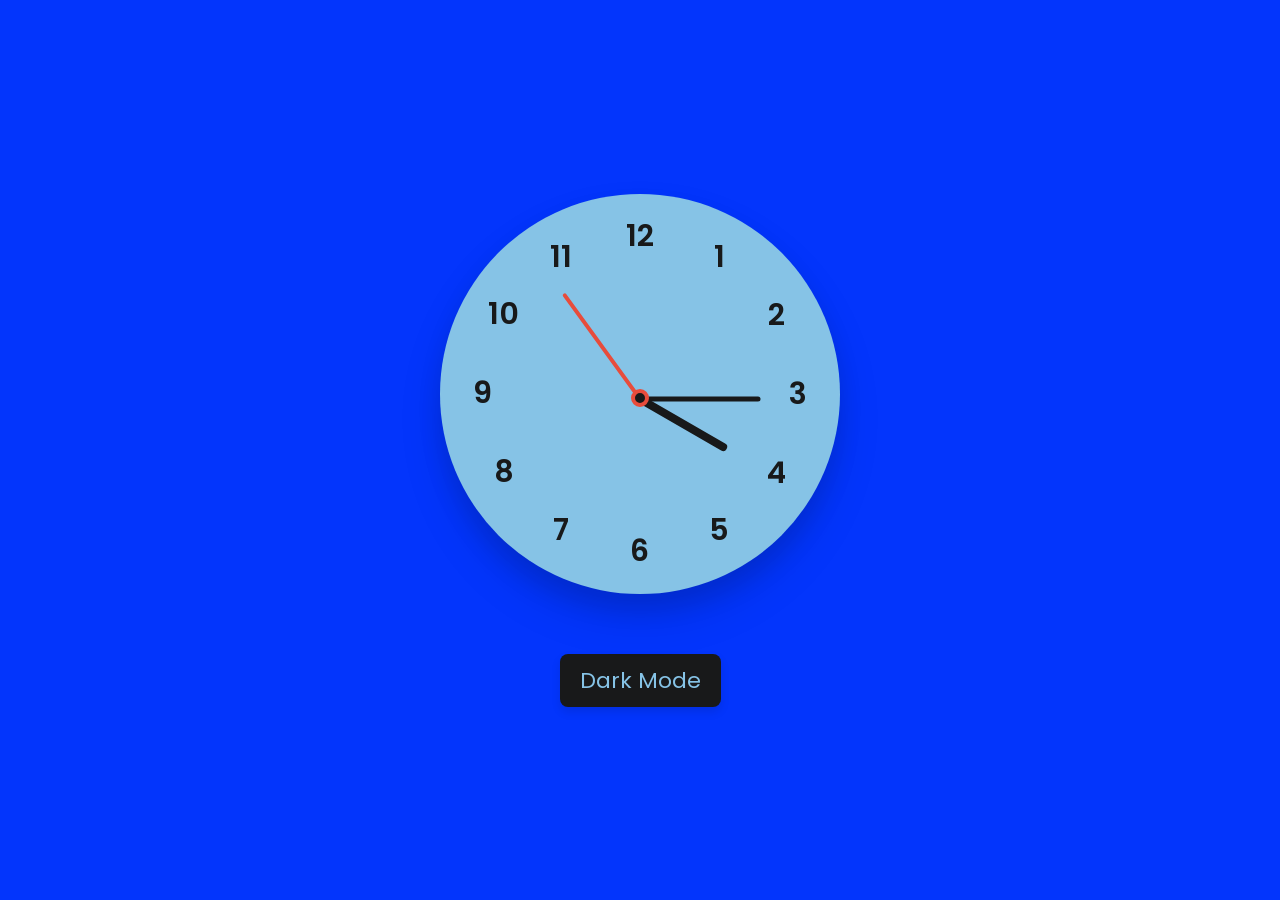
<file: AnalogClock/index.html>
<!DOCTYPE html>
<html lang="en">
<head>
    <meta charset="UTF-8">
    <meta name="viewport" content="width=device-width, initial-scale=1.0">
    <title>Analog Clock</title>
    <link rel="stylesheet" href="style.css">
</head>
<body>
    <div class="container">
        <div class="clock">
            <label style="--i:1"><span>1</span></label>
            <label style="--i:2"><span>2</span></label>
            <label style="--i:3"><span>3</span></label>
            <label style="--i:4"><span>4</span></label>
            <label style="--i:5"><span>5</span></label>
            <label style="--i:6"><span>6</span></label>
            <label style="--i:7"><span>7</span></label>
            <label style="--i:8"><span>8</span></label>
            <label style="--i:9"><span>9</span></label>
            <label style="--i:10"><span>10</span></label>
            <label style="--i:11"><span>11</span></label>
            <label style="--i:12"><span>12</span></label>
            <div class="indicator">
                <span class="hand hour"></span>
                <span class="hand minute"></span>
                <span class="hand second"></span>
            </div>
        </div>
        
      <div class="mode-switch">Dark Mode</div>
    </div>
    <script src="script.js"></script>
</body>
</html>
</file>
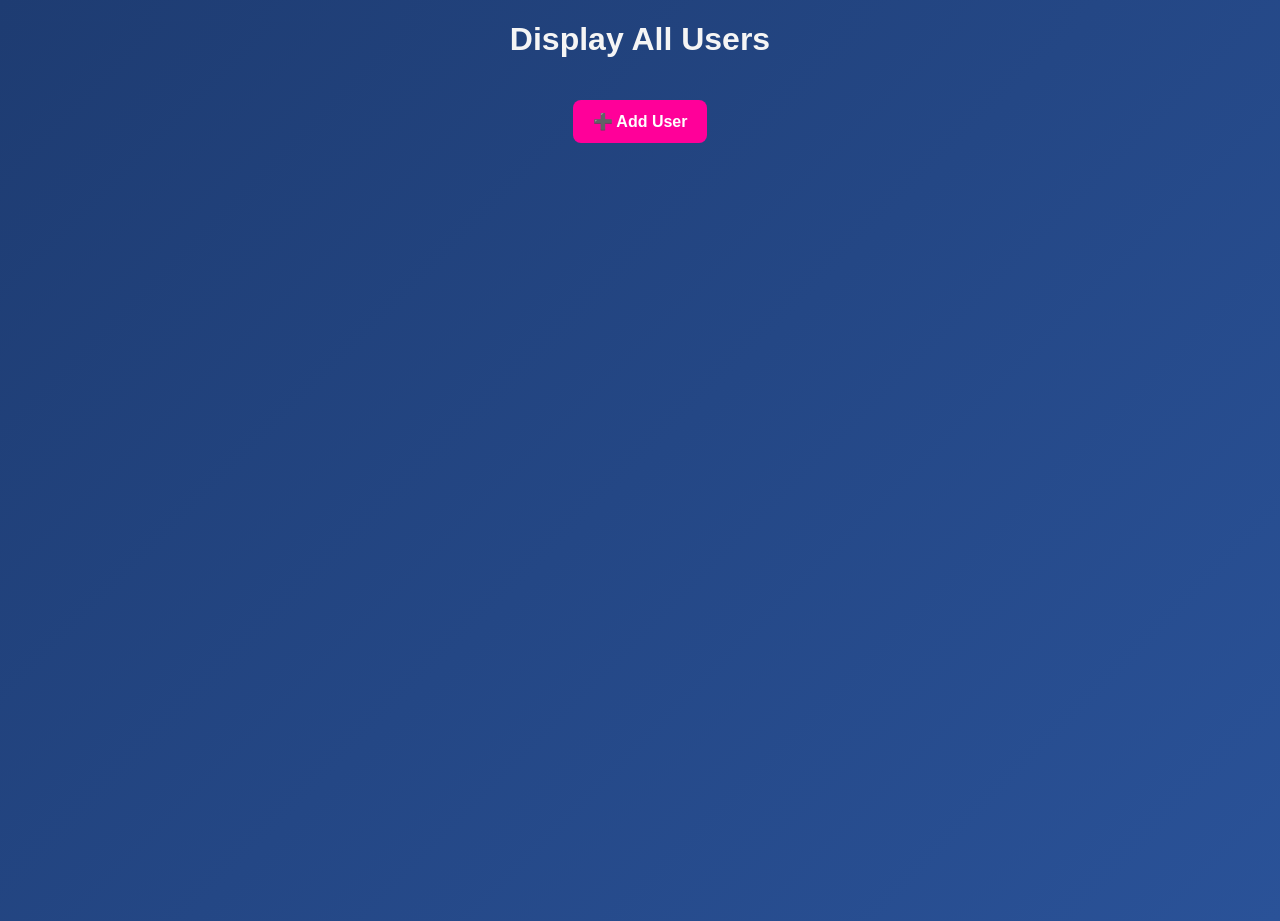
<file: APIs/index.html>
<!DOCTYPE html>
<html lang="en">
<head>
  <meta charset="UTF-8">
  <meta name="viewport" content="width=device-width, initial-scale=1.0">
  <link rel="stylesheet" href="style.css">
  <title>Users CRUD</title>
</head>
<body>
  <h1>Display All Users</h1>
  <button onclick="openPostForm()" id="addUserBtn">➕ Add User</button>
  <div id="apidata"></div>

  <!-- Update Form Modal -->
  <div id="updateForm" class="modal">
    <div class="modal-content">
      <span class="close" onclick="closeForm()">&times;</span>
      <h2 id="formTitle">Update User</h2>
      <input type="hidden" id="updateId">
      <label>Name:</label>
      <input type="text" id="updateName"><br>
      <label>Email:</label>
      <input type="email" id="updateEmail"><br>
      <label>Gender:</label>
      <select id="updateGender">
        <option value="male">Male</option>
        <option value="female">Female</option>
      </select><br>
      <label>Status:</label>
      <select id="updateStatus">
        <option value="active">Active</option>
        <option value="inactive">Inactive</option>
      </select><br>
      <p id="updateError" class="error"></p>
      <button onclick="submitUpdate()">Save</button>
    </div>
  </div>

  <!-- Post Form Modal -->
  <div id="postForm" class="modal">
    <div class="modal-content">
      <span class="close" onclick="closePostForm()">&times;</span>
      <h2>Add New User</h2>
      <label>Name:</label>
      <input type="text" id="postName"><br>
      <label>Email:</label>
      <input type="email" id="postEmail"><br>
      <label>Gender:</label>
      <select id="postGender">
        <option value="male">Male</option>
        <option value="female">Female</option>
      </select><br>
      <label>Status:</label>
      <select id="postStatus">
        <option value="active">Active</option>
        <option value="inactive">Inactive</option>
      </select><br>
      <p id="postError" class="error"></p>
      <button onclick="submitPost()">Create</button>
    </div>
  </div>

  <script src="script.js"></script>
</body>
</html>
</file>
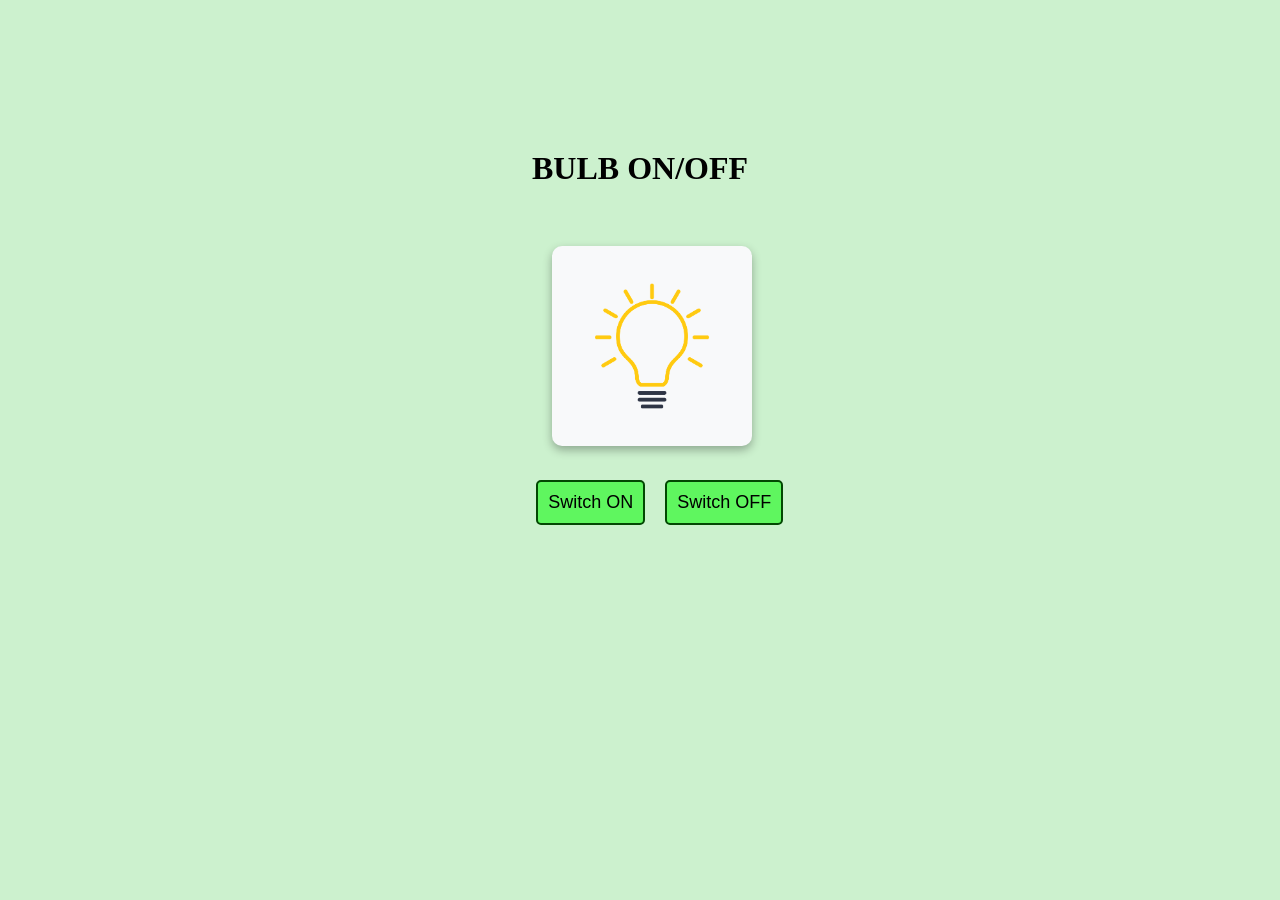
<file: BulbJs/index.html>
<!DOCTYPE html>
<html lang="en">
<head>
  <meta charset="UTF-8">
  <title>Document</title>
  <link rel="stylesheet" href="style.css">
</head>
<body>

<div class="container">
    <h1>BULB ON/OFF</h1>
  <img id="bulbImage" src="vecteezy_light-bulb-png-transparent_9408676.png" alt="Bulb">


  <div class="btn">
    <button onclick="turnOn()">Switch  ON</button>
  <button onclick="turnOff()">Switch OFF</button>
  </div>
</div>

  <script src="script.js"></script>

</body>
</html>
</file>
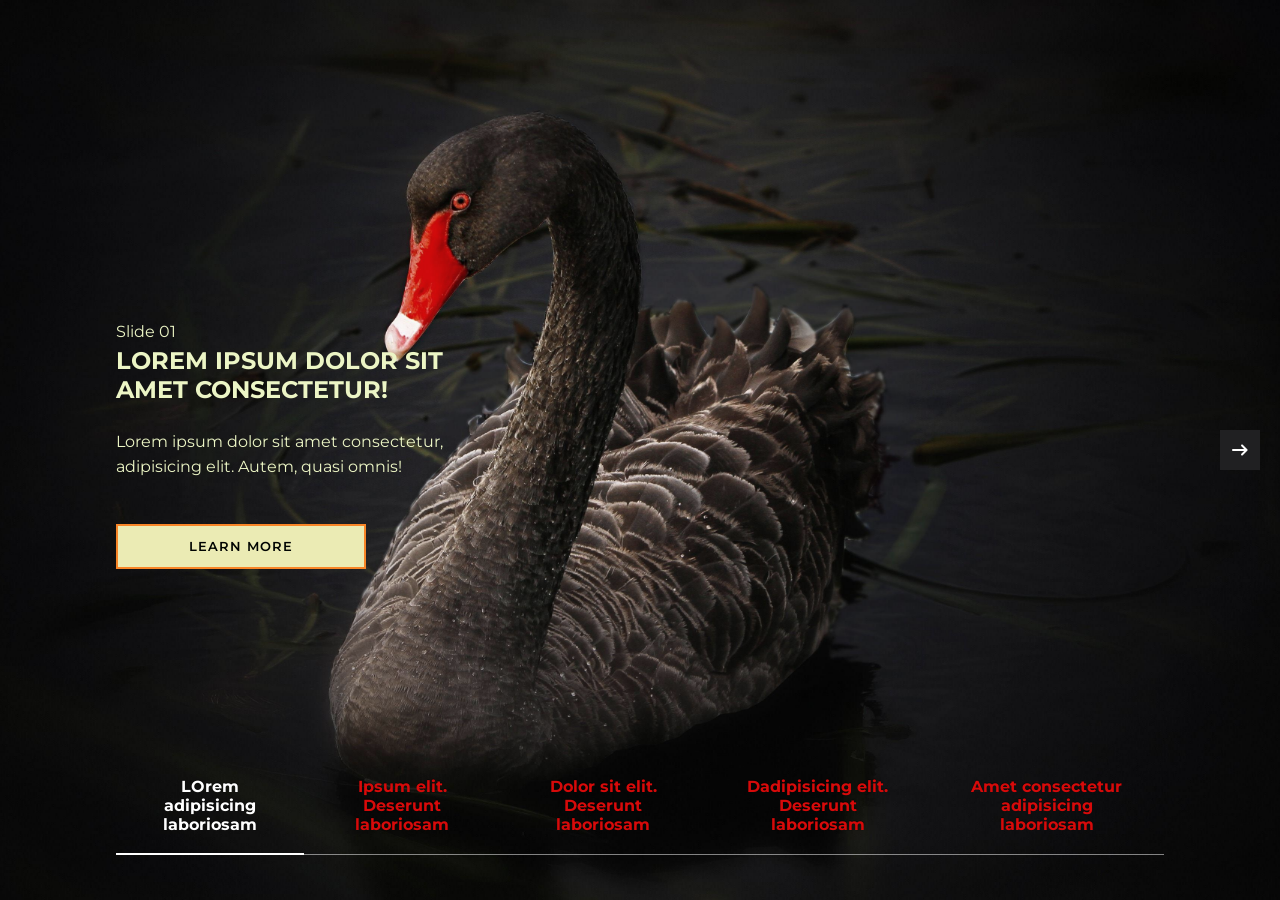
<file: CarouselImage/index.html>
<!DOCTYPE html>
<html lang="en">
<head>
    <meta charset="UTF-8">
    <meta name="viewport" content="width=device-width, initial-scale=1.0">
    <title>Carousel</title>
    <link rel="stylesheet" href="style.css">
    <!-- Linking Google Fonts for Icons -->
    <link rel="stylesheet" href="https://fonts.googleapis.com/css2?family=Material+Symbols+Rounded:opsz,wght,FILL,GRAD@24,200,0,0" />
    <!-- Linking Swiper CSS -->
    <link rel="stylesheet" href="https://cdn.jsdelivr.net/npm/swiper@11/swiper-bundle.min.css">
</head>
<body>
    <div class="slider-container">
        <div class="slider-wrapper swiper-wrapper">
            <div class="slider-item swiper-slide">
                <div class="slide-content">
                    <h3 class="slide-subtitle">Slide 01</h3>
                    <h2 class="slide-title">Lorem ipsum dolor sit amet consectetur!</h2>
                    <p class="slide-description">Lorem ipsum dolor sit amet consectetur, adipisicing elit. Autem, quasi omnis!</p>
                    <a href="#" class="slide-button"><span>Learn More</span></a>
                </div>
            </div>
            <div class="slider-item swiper-slide">
                <div class="slide-content">
                    <h3 class="slide-subtitle">Slide 02</h3>
                    <h2 class="slide-title">Lorem ipsum dolor sit amet consectetur!</h2>
                    <p class="slide-description">Lorem ipsum dolor sit amet consectetur, adipisicing elit. Autem, quasi omnis!</p>
                    <a href="#" class="slide-button"><span>Learn More</span></a>
                </div>
            </div>
            <div class="slider-item swiper-slide">
                <div class="slide-content">
                    <h3 class="slide-subtitle">Slide 03</h3>
                    <h2 class="slide-title">Lorem ipsum dolor sit amet consectetur!</h2>
                    <p class="slide-description">Lorem ipsum dolor sit amet consectetur, adipisicing elit. Autem, quasi omnis!</p>
                    <a href="#" class="slide-button"><span>Learn More</span></a>
                </div>
            </div>
            <div class="slider-item swiper-slide">
                <div class="slide-content">
                    <h3 class="slide-subtitle">Slide 04</h3>
                    <h2 class="slide-title">Lorem ipsum dolor sit amet consectetur!</h2>
                    <p class="slide-description">Lorem ipsum dolor sit amet consectetur, adipisicing elit. Autem, quasi omnis!</p>
                    <a href="#" class="slide-button"><span>Learn More</span></a>
                </div>
            </div>
            <div class="slider-item swiper-slide">
                <div class="slide-content">
                    <h3 class="slide-subtitle">Slide 05</h3>
                    <h2 class="slide-title">Lorem ipsum dolor sit amet consectetur!</h2>
                    <p class="slide-description">Lorem ipsum dolor sit amet consectetur, adipisicing elit. Autem, quasi omnis!</p>
                    <a href="#" class="slide-button"><span>Learn More</span></a>
                </div>
            </div>
        </div>
        <div class="slider-controls">
            <ul class="slider-pagination">
                <div class="slider-indicator"></div>
                <li class="slider-tab">LOrem adipisicing laboriosam</li>
                <li class="slider-tab">Ipsum  elit. Deserunt laboriosam</li>
                <li class="slider-tab">Dolor sit  elit. Deserunt laboriosam</li>
                <li class="slider-tab">Dadipisicing elit. Deserunt laboriosam</li>
                <li class="slider-tab">Amet consectetur adipisicing  laboriosam</li>

            </ul>
        </div>
        <!-- Slider Navigations (Prev/Next) -->
        <div class="slider-navigations">
            <button id="slide-prev" class="material-symbols-rounded">arrow_left_alt</button>
            <button id="slide-next" class="material-symbols-rounded">arrow_right_alt</button>
        </div>
    </div>
    <!-- Linking Swiper Script -->
    <script src="https://cdn.jsdelivr.net/npm/swiper@11/swiper-bundle.min.js"></script>
    <script src="script.js"></script>
</body>
</html>
</file>
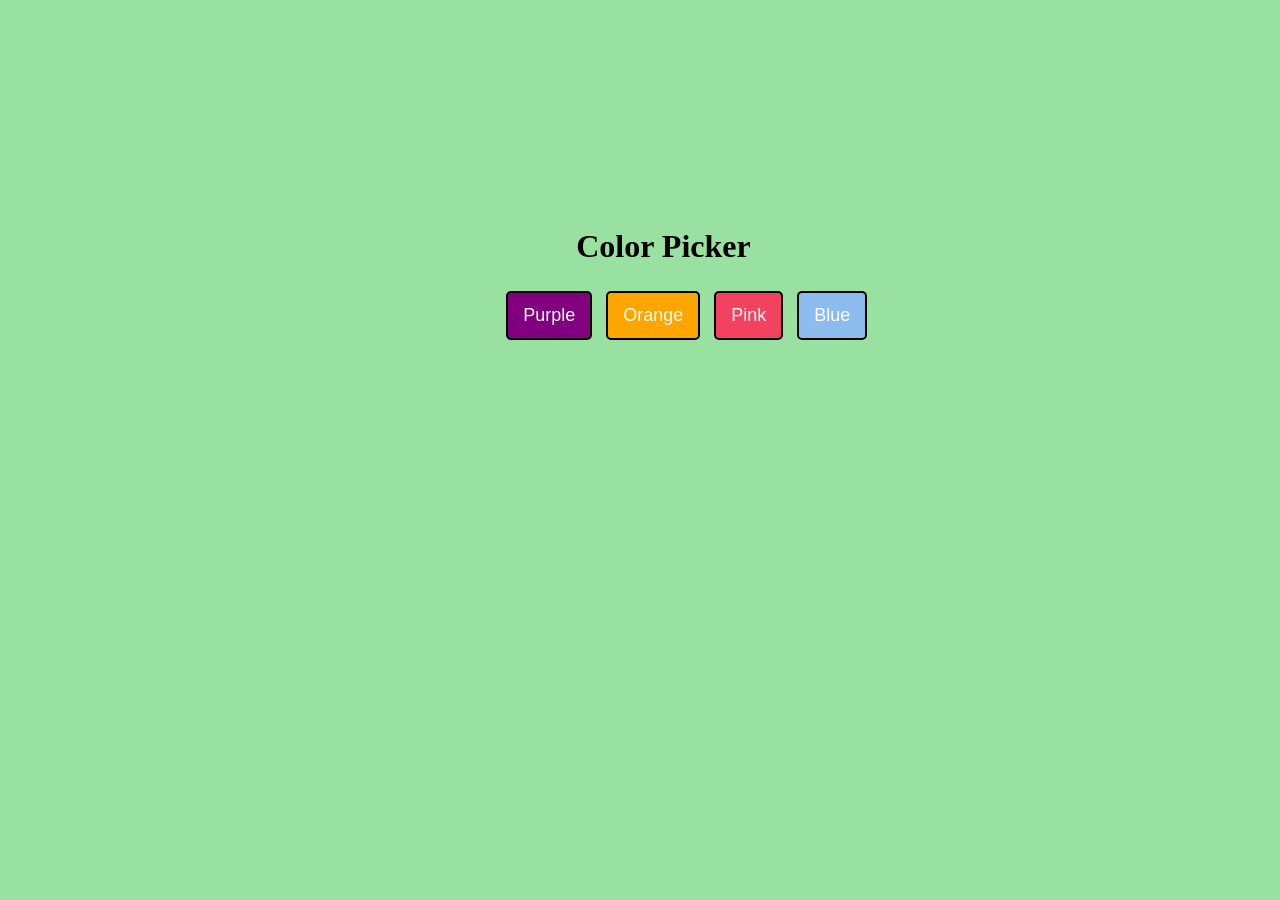
<file: ColorPicker/index.html>
<!DOCTYPE html>
<html lang="en">
<head>
    <meta charset="UTF-8">
    <meta name="viewport" content="width=device-width, initial-scale=1.0">
    <title>Document</title>
    <link rel="stylesheet" href="style.css">
</head>
<body>
    <div>
        <h1>Color Picker</h1>
        <button id="purple_btn" onclick="purpleChange()">Purple</button>
        <button id="orange_btn" onclick="orangeChange()">Orange</button>
        <button id="pink_btn" onclick="pinkChange()">Pink</button>
        <button id="blue_btn" onclick="blueChange()">Blue</button>
    </div>
    <script src="script.js"></script>
</body>
</html>
</file>
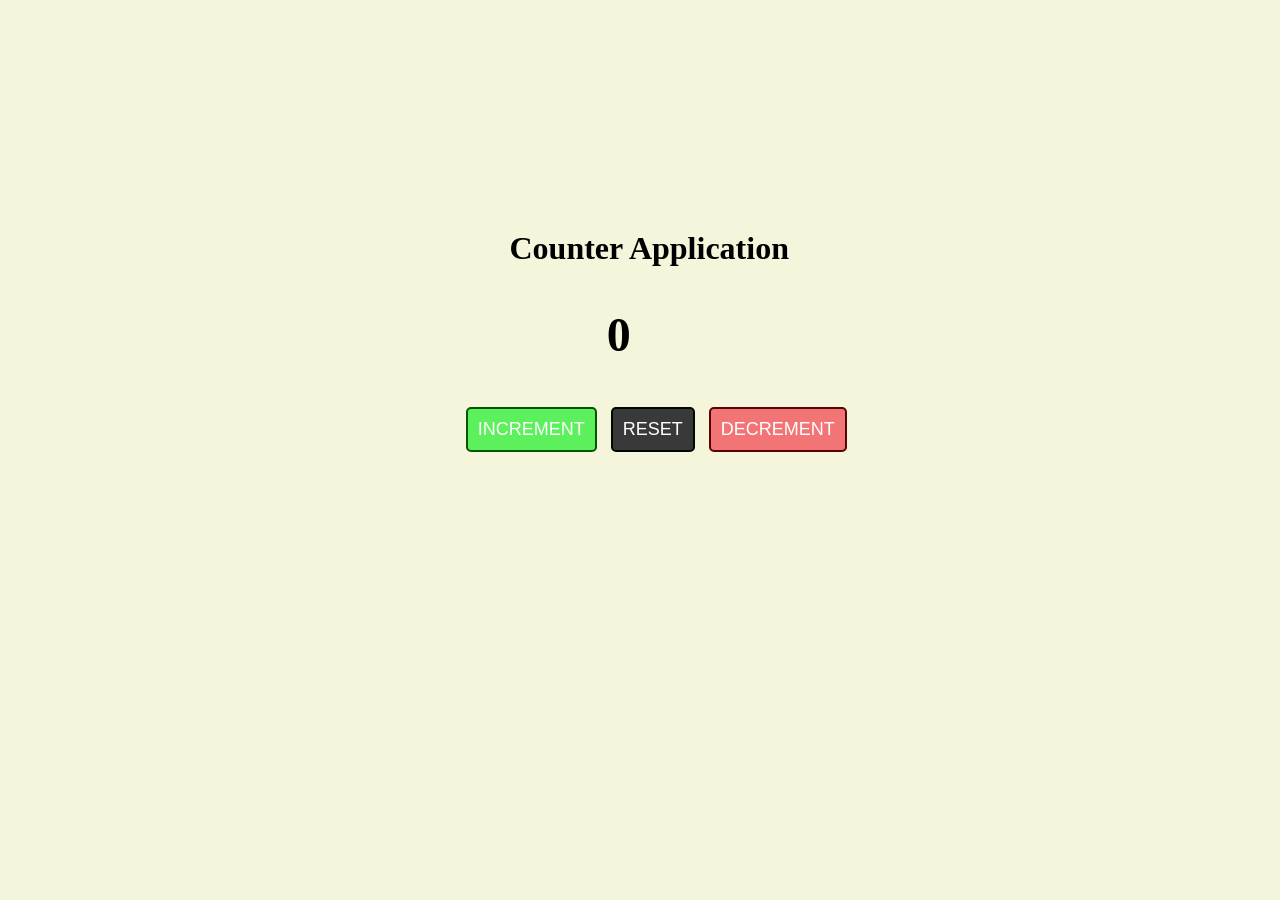
<file: CounterApplication/index.html>
<!DOCTYPE html>
<html lang="en">
<head>
    <meta charset="UTF-8">
    <meta name="viewport" content="width=device-width, initial-scale=1.0">
    <title>Document</title>
    <link rel="stylesheet" href="style.css">
</head>
<body>
    <h1 id="heading">Counter Application</h1>
    <h2 id="counter">0</h2>
    <button class="btn" id="i_btn" onclick="increment()">INCREMENT</button>
    <button class="btn" id="r_btn" onclick="reset()">RESET</button>
    <button class="btn" id="d_btn" onclick="decrement()">DECREMENT</button>
    <script src="script.js"></script>
</body>
</html>
</file>
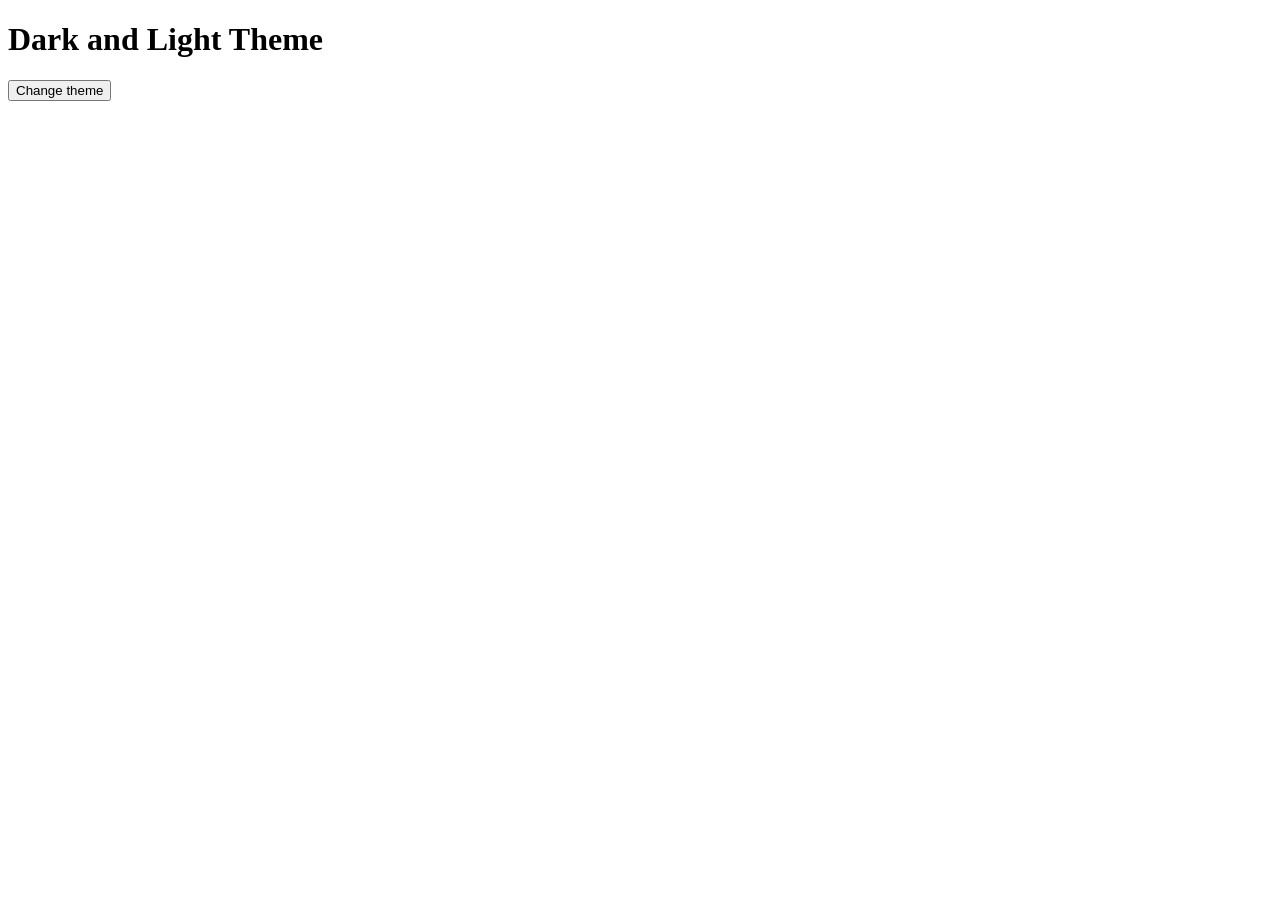
<file: DarkTheme/index.html>
<!DOCTYPE html>
<html lang="en">
<head>
    <meta charset="UTF-8">
    <meta name="viewport" content="width=device-width, initial-scale=1.0">
    <link rel="stylesheet" href="style.css">
    <title>Document</title>
</head>
<body>
    <h1>Dark and Light Theme</h1>
    <button onclick="changeTheme()">Change theme</button>
    <script src="script.js"></script>
</body>
</html>
</file>
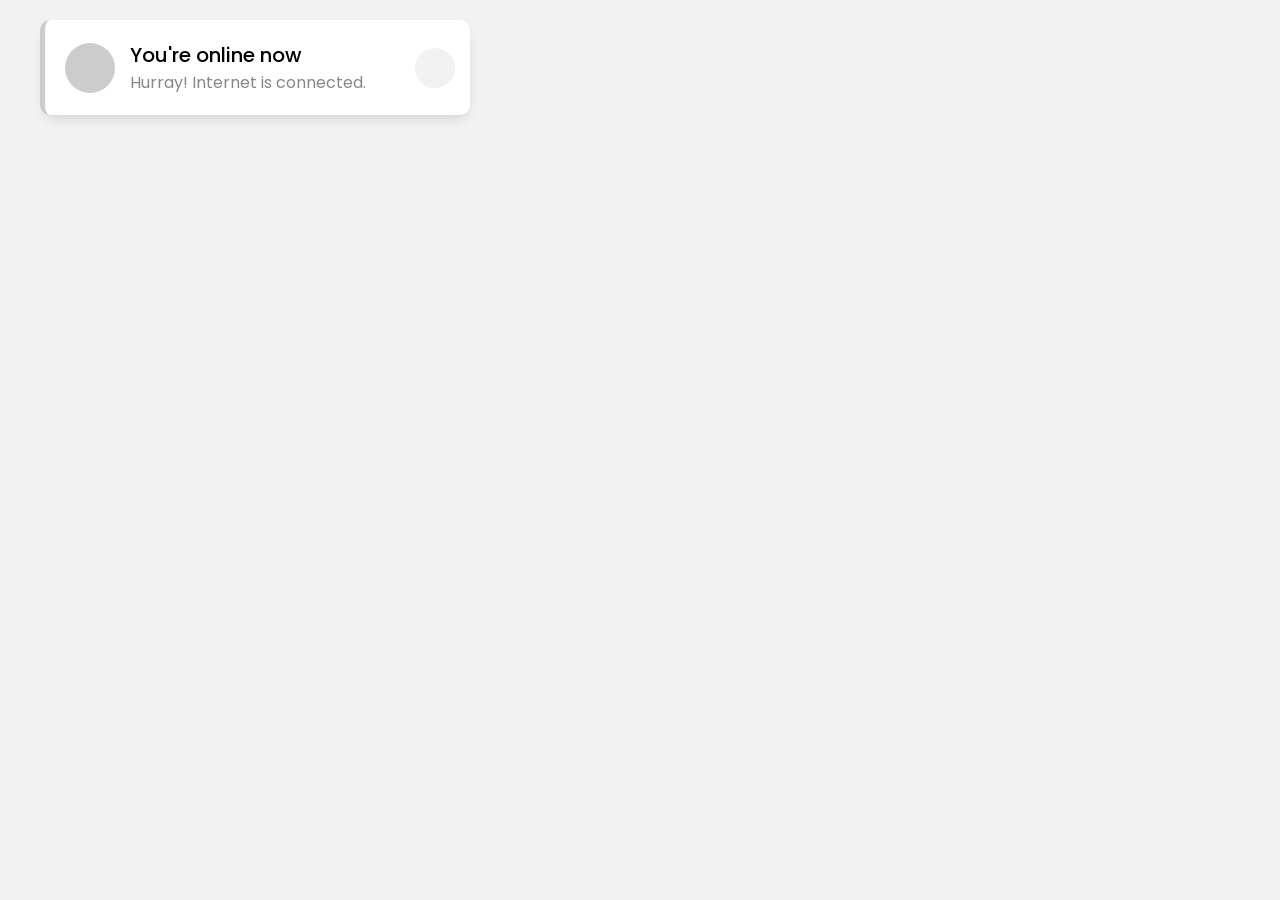
<file: DetectInternet/index.html>
<!DOCTYPE html>
<html lang="en">
<head>
    <meta charset="UTF-8">
    <meta name="viewport" content="width=device-width, initial-scale=1.0">
    <title>Document</title>
    <link rel="stylesheet" href="style.css">
    <link rel="stylesheet" href="https://unicons.iconscout.com/release/v3.0.6/css/line.css">
</head>
<body>
    <div class="wrapper">
    <div class="toast">
      <div class="content">
        <div class="icon"><i class="uil uil-wifi"></i></div>
        <div class="details">
          <span>You're online now</span>
          <p>Hurray! Internet is connected.</p>
        </div>
        </div>
      <div class="close-icon"><i class="uil uil-times"></i></div>
    </div>
    </div>
    <script src="script.js"></script>
</body>
</html>
</file>
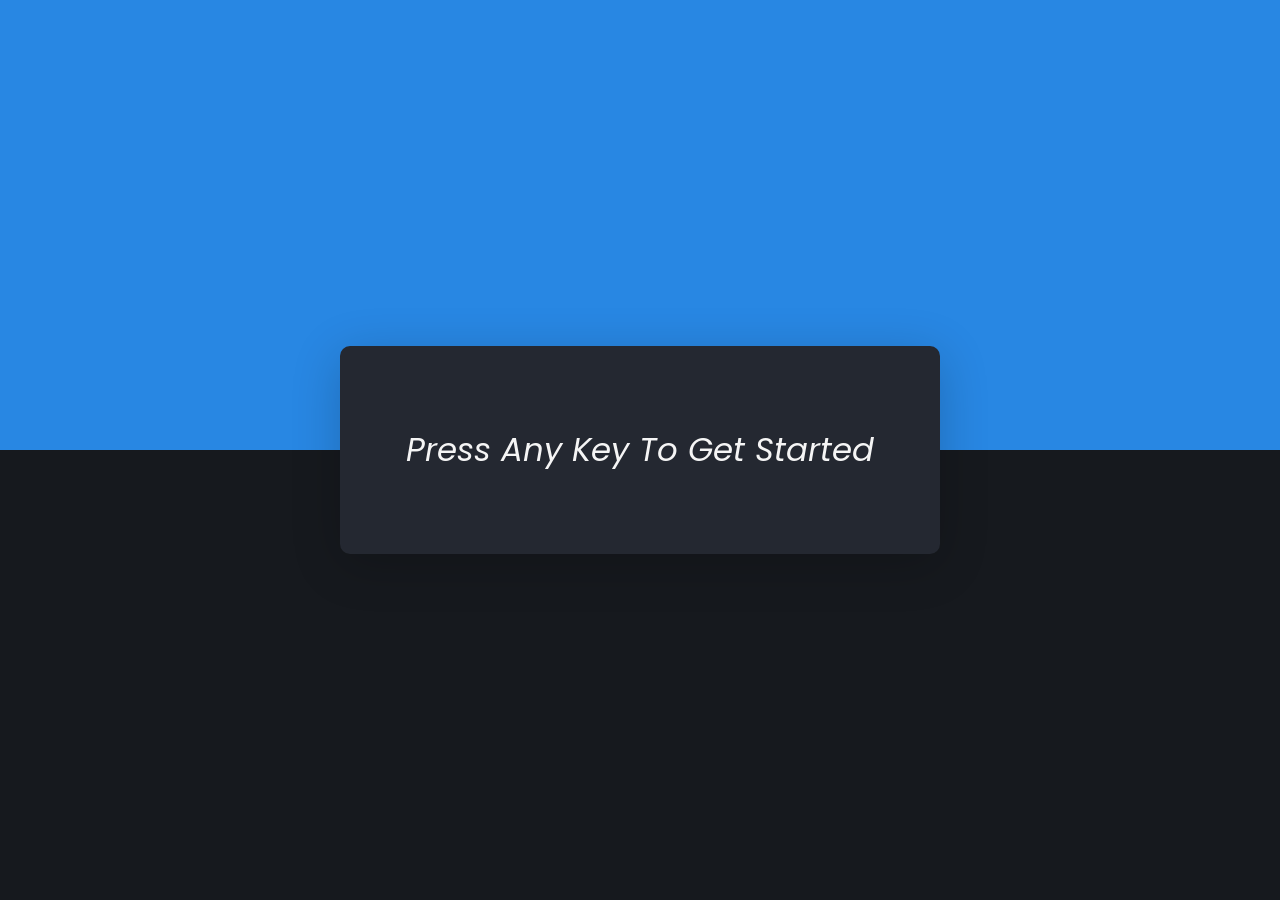
<file: DetectKeyPressed/index.html>
<!DOCTYPE html>
<html lang="en">
  <head>
    <meta name="viewport" content="width=device-width, initial-scale=1.0" />
    <title>Detect Key Presses</title>
    <!-- Google Fonts -->
    <link
      href="https://fonts.googleapis.com/css2?family=Poppins:wght@500&display=swap"
      rel="stylesheet"
    />
    <!-- Stylesheet-->
    <link rel="stylesheet" href="style.css" />
  </head>
  <body>
    <div id="result">Press Any Key To Get Started</div>
    <!-- Script -->
    <script src="script.js"></script>
  </body>
</html>
</file>
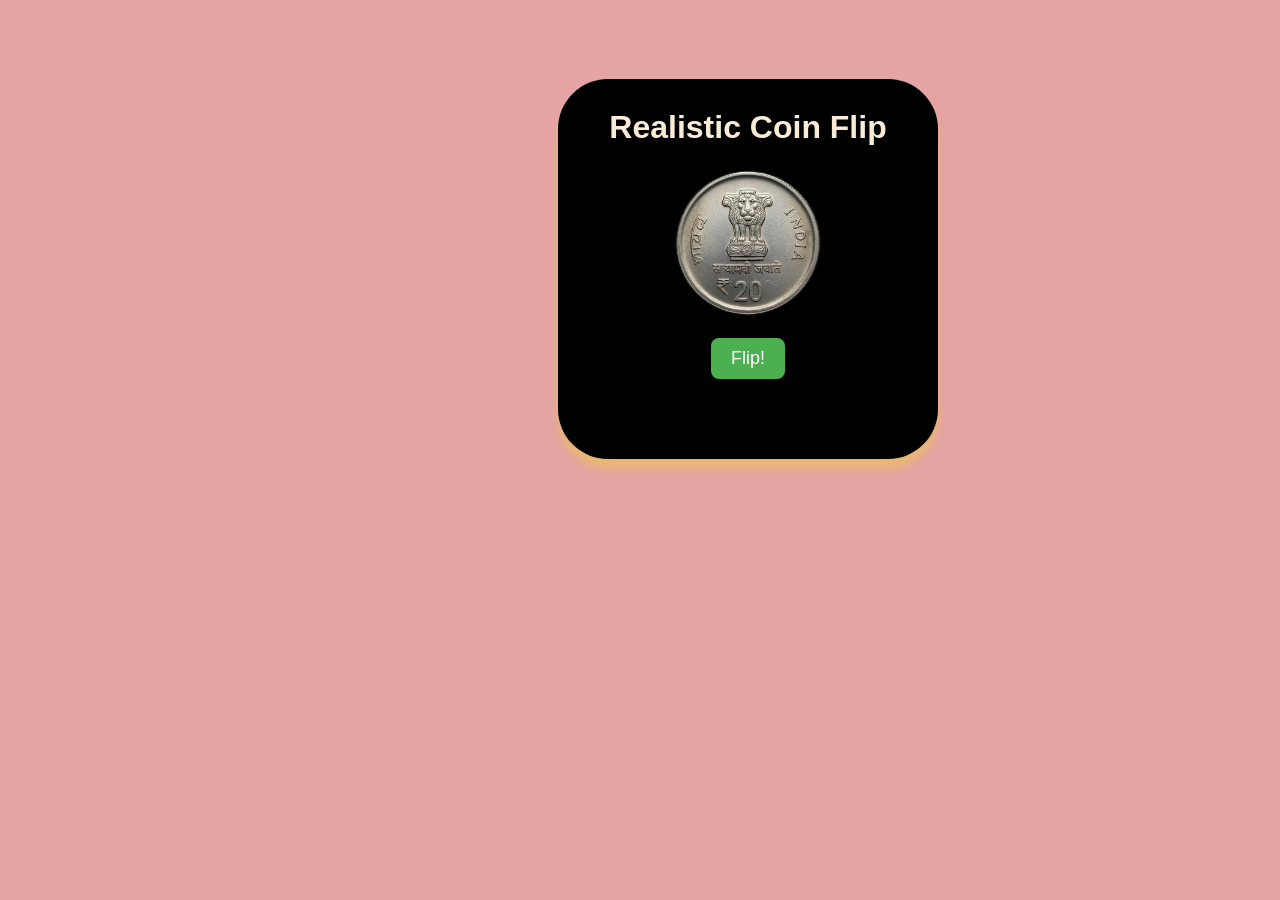
<file: FlipCoin/index.html>
<!DOCTYPE html>
<html>
<head>
    <title>Realistic Coin Flip</title>
    <link rel="stylesheet" href="style.css">
</head>
<body>
    <div id="contain">
        <h1>Realistic Coin Flip</h1>
        <div class="coin" id="coin">
            <div class="side heads"></div>
            <div class="side tails"></div>
        </div>
        <button onclick="flipCoin()">Flip!</button>
        <p id="result"></p>
        <script src="script.js"></script>
    </div>
</body>
</html>
</file>
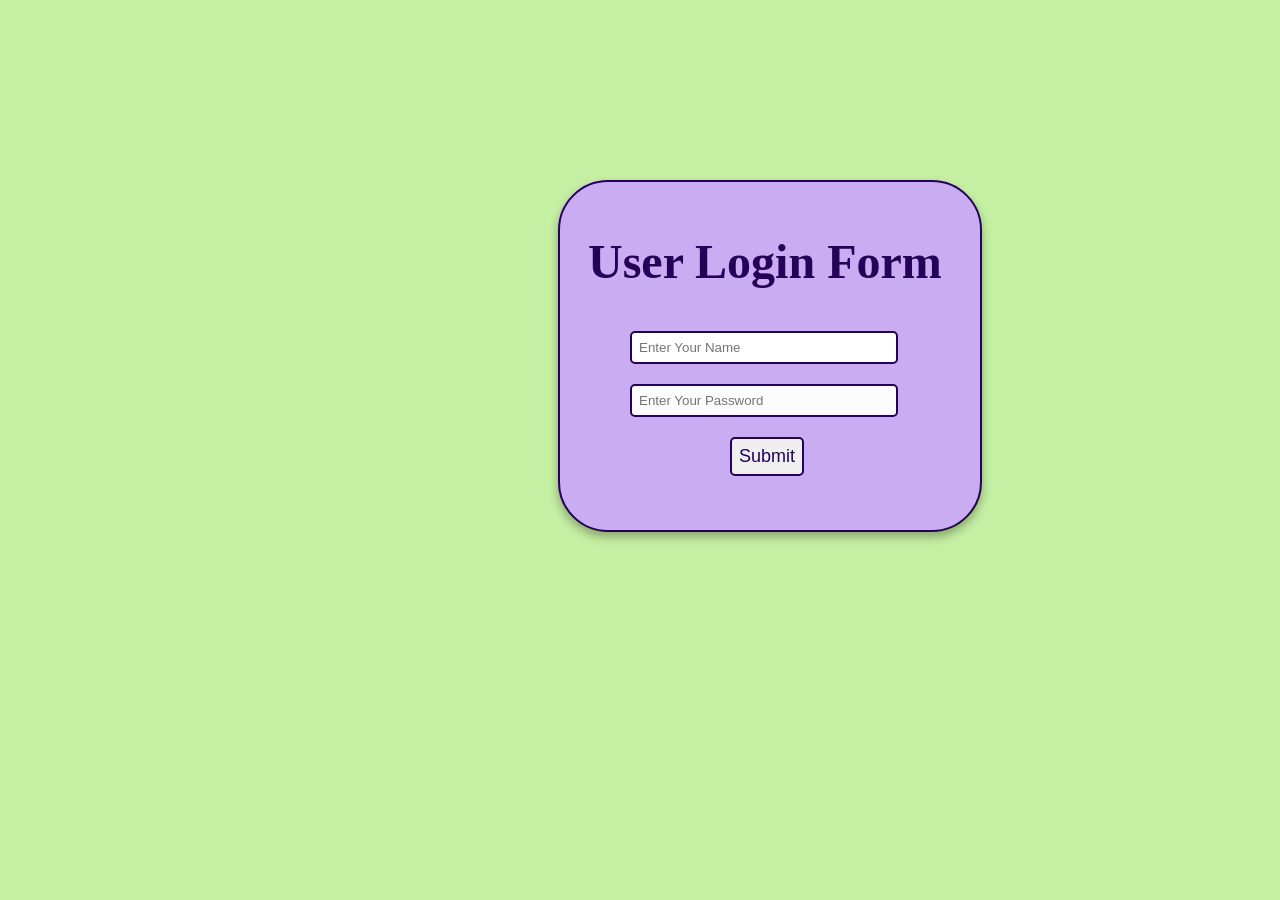
<file: LoginForm/index.html>
<!DOCTYPE html>
<html lang="en">
<head>
    <meta charset="UTF-8">
    <meta name="viewport" content="width=device-width, initial-scale=1.0">
    <title>Document</title>
    <link rel="stylesheet" href="style.css">
</head>
<body>
    <div id="container">
        <h1 id="heading" >User Login Form</h1>
        <input id="name" type="text" placeholder="Enter Your Name"><br>
        <input id="password" type="password" placeholder="Enter Your Password"><br>
        <button onclick="submit()">Submit</button><br>
        <p id="msg"></p>
    </div>
    <script src="script.js"></script>
</body>
</html>
</file>
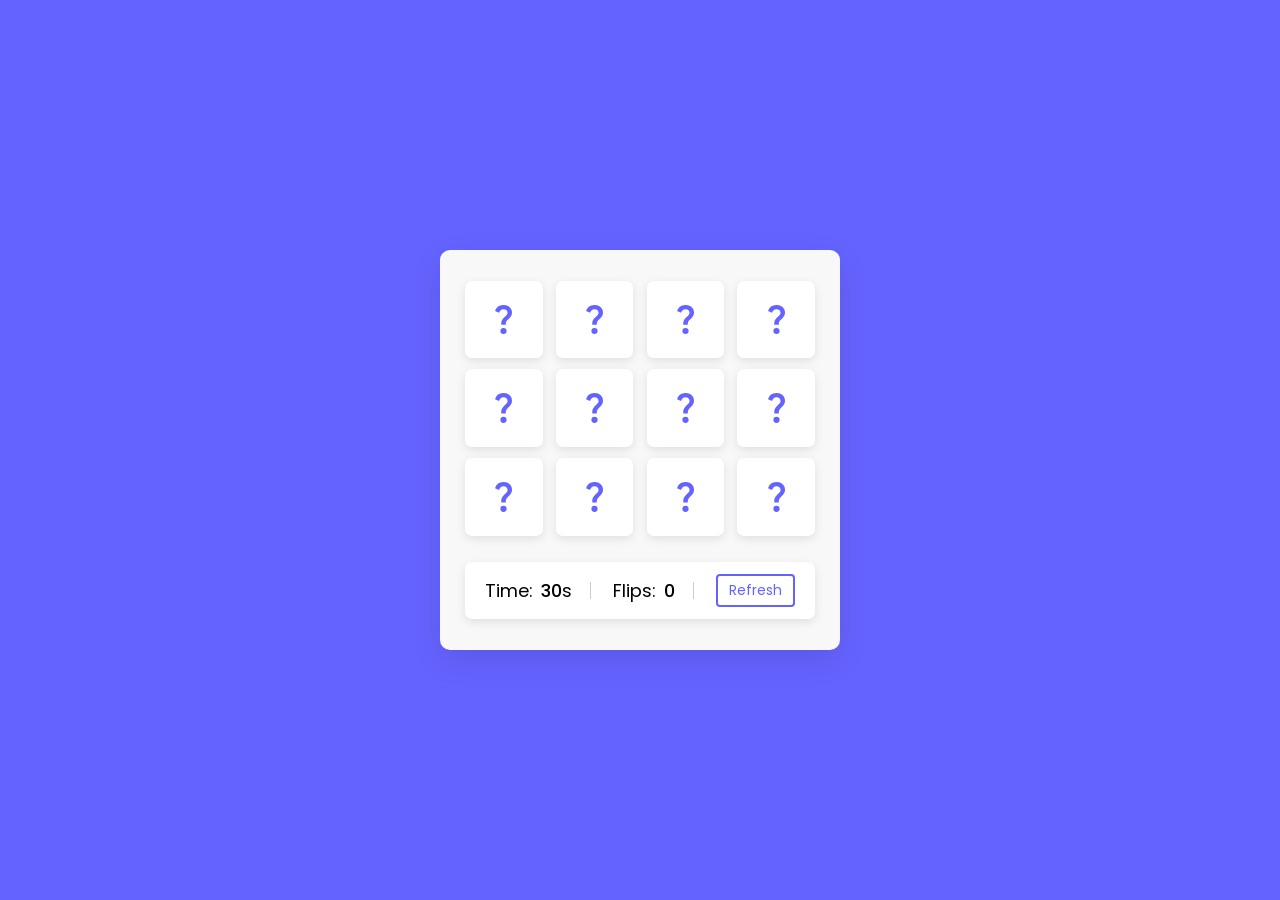
<file: MemoryGame/index.html>
<!DOCTYPE html>
<!-- Coding By CodingNepal - youtube.com/codingnepal -->
<html lang="en" dir="ltr">
  <head>
    <meta charset="utf-8">  
    <title>Memory Game</title>
    <link rel="stylesheet" href="style.css">
    <meta name="viewport" content="width=device-width, initial-scale=1.0">
  </head>
  <body>
    <div class="wrapper">
      <ul class="cards">
        <li class="card">
          <div class="view front-view">
            <img src="images/que_icon.svg" alt="icon">
          </div>
          <div class="view back-view">
            <img src="images/img-1.png" alt="card-img">
          </div>
        </li>
        <li class="card">
          <div class="view front-view">
            <img src="images/que_icon.svg" alt="icon">
          </div>
          <div class="view back-view">
            <img src="images/img-2.png" alt="card-img">
          </div>
        </li>
        <li class="card">
          <div class="view front-view">
            <img src="images/que_icon.svg" alt="icon">
          </div>
          <div class="view back-view">
            <img src="images/img-3.png" alt="card-img">
          </div>
        </li>
        <li class="card">
          <div class="view front-view">
            <img src="images/que_icon.svg" alt="icon">
          </div>
          <div class="view back-view">
            <img src="images/img-4.png" alt="card-img">
          </div>
        </li>
        <li class="card">
          <div class="view front-view">
            <img src="images/que_icon.svg" alt="icon">
          </div>
          <div class="view back-view">
            <img src="images/img-5.png" alt="card-img">
          </div>
        </li>
        <li class="card">
          <div class="view front-view">
            <img src="images/que_icon.svg" alt="icon">
          </div>
          <div class="view back-view">
            <img src="images/img-6.png" alt="card-img">
          </div>
        </li>
        <li class="card">
          <div class="view front-view">
            <img src="images/que_icon.svg" alt="icon">
          </div>
          <div class="view back-view">
            <img src="images/img-5.png" alt="card-img">
          </div>
        </li>
        <li class="card">
          <div class="view front-view">
            <img src="images/que_icon.svg" alt="icon">
          </div>
          <div class="view back-view">
            <img src="images/img-6.png" alt="card-img">
          </div>
        </li>
        <li class="card">
          <div class="view front-view">
            <img src="images/que_icon.svg" alt="icon">
          </div>
          <div class="view back-view">
            <img src="images/img-1.png" alt="card-img">
          </div>
        </li>
        <li class="card">
          <div class="view front-view">
            <img src="images/que_icon.svg" alt="icon">
          </div>
          <div class="view back-view">
            <img src="images/img-2.png" alt="card-img">
          </div>
        </li>
        <li class="card">
          <div class="view front-view">
            <img src="images/que_icon.svg" alt="icon">
          </div>
          <div class="view back-view">
            <img src="images/img-3.png" alt="card-img">
          </div>
        </li>
        <li class="card">
          <div class="view front-view">
            <img src="images/que_icon.svg" alt="icon">
          </div>
          <div class="view back-view">
            <img src="images/img-4.png" alt="card-img">
          </div>
        </li>
        <div class="details">
          <p class="time">Time: <span><b>20</b>s</span></p>
          <p class="flips">Flips: <span><b>0</b></span></p>
          <button>Refresh</button>
        </div>
      </ul>
    </div>

    <script src="script.js"></script>
    
  </body>
</html>
</file>
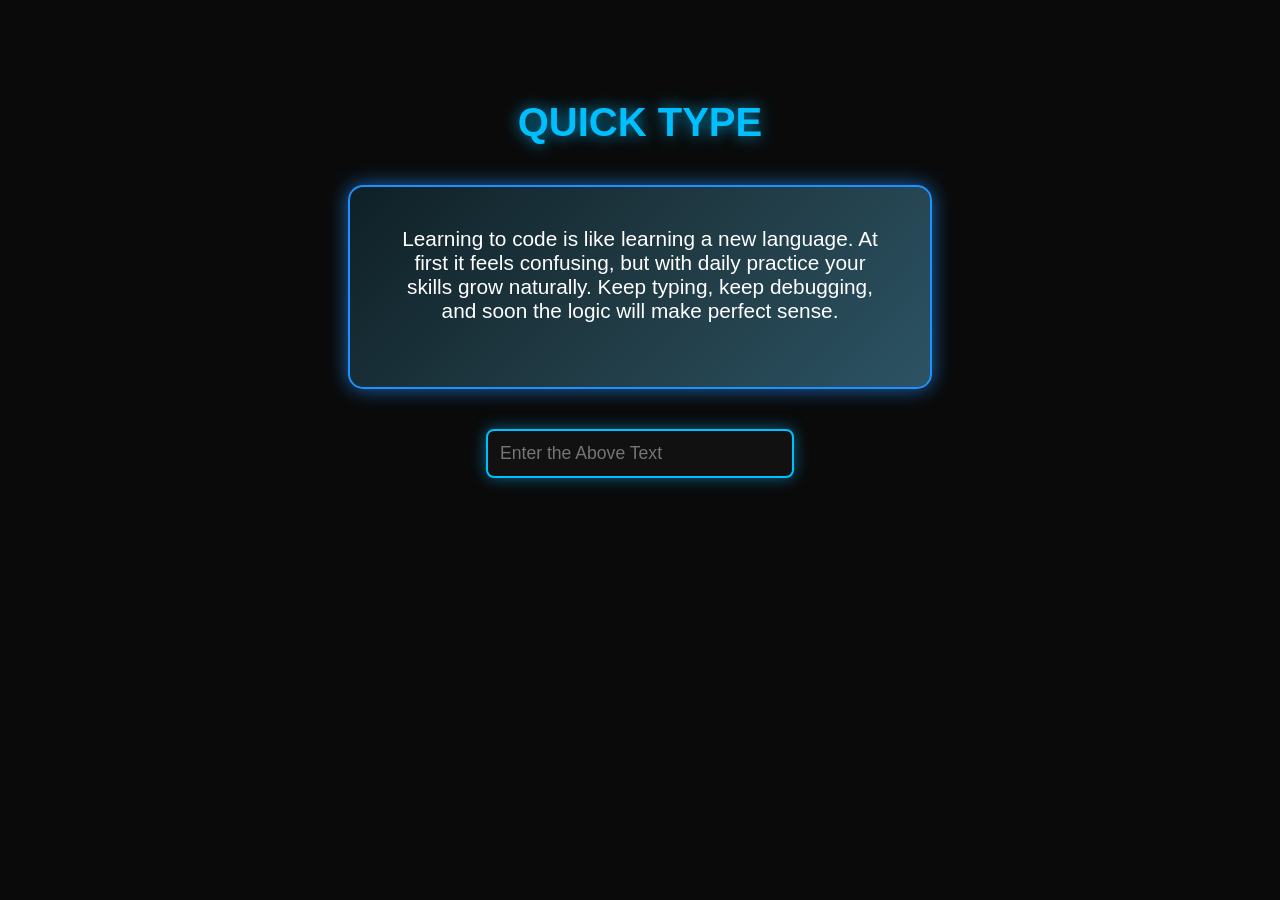
<file: MonkeyTyping/index.html>
<!DOCTYPE html>
<html lang="en">
<head>
    <meta charset="UTF-8">
    <meta name="viewport" content="width=device-width, initial-scale=1.0">
    <title>Document</title>
    <link rel="stylesheet" href="style.css">
</head>
<body>
    <h1>QUICK TYPE</h1>
    <div id="sentence">Learning to code is like learning a new language. At first it feels confusing, but with daily practice your skills grow naturally. Keep typing, keep debugging, and soon the logic will make perfect sense.
    </div>
    <input type="text" id="input" placeholder="Enter the Above Text" autocomplete="off">
    <script src="script.js"></script>
</body>
</html>
</file>
<file: AnalogClock/style.css>
/* Import Google font - Poppins */
@import url("https://fonts.googleapis.com/css2?family=Poppins:wght@200;300;400;500;600;700&display=swap");
* {
  margin: 0;
  padding: 0;
  box-sizing: border-box;
  font-family: "Poppins", sans-serif;
}
:root {
  --primary-color: #0335fc;
  --white-color: #86c3e6;
  --black-color: #18191a;
  --red-color: #e74c3c;
}
body {
  display: flex;
  min-height: 100vh;
  align-items: center;
  justify-content: center;
  background: var(--primary-color);
}
body.dark {
  --primary-color: #242526;
  --white-color: #18191a;
  --black-color: #fff;
  --red-color: #e74c3c;
}
.container {
  display: flex;
  flex-direction: column;
  align-items: center;
  gap: 60px;
}
.container .clock {
  display: flex;
  height: 400px;
  width: 400px;
  border-radius: 50%;
  align-items: center;
  justify-content: center;
  background: var(--white-color);
  box-shadow: 0 15px 25px rgba(0, 0, 0, 0.1), 0 25px 45px rgba(0, 0, 0, 0.1);
  position: relative;
}
.clock label {
  position: absolute;
  inset: 20px;
  text-align: center;
  transform: rotate(calc(var(--i) * (360deg / 12)));
}
.clock label span {
  display: inline-block;
  font-size: 30px;
  font-weight: 600;
  color: var(--black-color);
  transform: rotate(calc(var(--i) * (-360deg / 12)));
}
.container .indicator {
  position: absolute;
  height: 10px;
  width: 10px;
  display: flex;
  justify-content: center;
}
.indicator::before {
  content: "";
  position: absolute;
  height: 100%;
  width: 100%;
  border-radius: 50%;
  z-index: 100;
  background: var(--black-color);
  border: 4px solid var(--red-color);
}
.indicator .hand {
  position: absolute;
  height: 130px;
  width: 4px;
  bottom: 0;
  border-radius: 25px;
  transform-origin: bottom;
  background: var(--red-color);
}
.hand.minute {
  height: 120px;
  width: 5px;
  background: var(--black-color);
}
.hand.hour {
  height: 100px;
  width: 8px;
  background: var(--black-color);
}
.mode-switch {
  padding: 10px 20px;
  border-radius: 8px;
  font-size: 22px;
  font-weight: 400;
  display: inline-block;
  color: var(--white-color);
  background: var(--black-color);
  box-shadow: 0 5px 10px rgba(0, 0, 0, 0.1);
  cursor: pointer;
}
.mode-switch {
  padding: 10px 20px;
  border-radius: 8px;
  font-size: 22px;
  font-weight: 400;
  display: inline-block;
  color: var(--white-color);
  background: var(--black-color);
  box-shadow: 0 5px 10px rgba(0, 0, 0, 0.1);
  cursor: pointer;
}
</file>
<file: APIs/style.css>
/* ===== Global Theme ===== */
html, body {
  margin: 0;
  padding: 0;
  font-family: "Poppins", sans-serif;
  background: linear-gradient(135deg, #1e3c72, #2a5298); /* vibrant gradient */
  text-align: center;
  color: #f5f5f5;
  min-height: 100vh;
}

/* ===== Header Button ===== */
#addUserBtn {
  margin: 20px auto;
  padding: 12px 20px;
  background: #ff0099;
  color: white;
  border: none;
  border-radius: 8px;
  font-size: 16px;
  cursor: pointer;
  font-weight: bold;
  box-shadow: 0 0 0px #ff0099;
  transition: transform 0.2s, box-shadow 0.3s;
}

#addUserBtn:hover {
  transform: scale(1.1);
  box-shadow: 0 0 10px #ff33cc, 0 0 4px #ff33cc;
}

/* ===== Cards Layout (4 in a row) ===== */
#apidata {
  display: grid;
  grid-template-columns: repeat(4, 1fr);
  gap: 25px;
  margin: 30px auto;
  max-width: 1400px;
  padding: 10px;
}

/* ===== User Card ===== */
.card {
  background: #222;
  border: 2px solid #ff6f61;
  color: #fff;
  padding: 20px;
  border-radius: 15px;
  box-shadow: 0 0 15px rgba(255, 111, 97, 0.6);
  transition: transform 0.3s ease, box-shadow 0.3s ease;
}

.card:hover {
  transform: translateY(-10px) scale(1.05);
  box-shadow: 0 0 15px rgba(255, 111, 97, 0.9);
}

/* ===== Neon Buttons inside Cards ===== */
.card button {
  margin: 6px;
  padding: 8px 14px;
  border: none;
  border-radius: 6px;
  cursor: pointer;
  font-weight: bold;
  color: white;
  transition: transform 0.2s, box-shadow 0.3s;
}

/* Neon red (Delete) */
.card button:nth-of-type(1) {
  background: #ff1744;
  box-shadow: 0 0 5px #ff1744;
}
.card button:nth-of-type(1):hover {
  transform: scale(1.1);
  box-shadow: 0 0 2px #ff1744, 0 0 4px #ff1744;
}

/* Neon blue (PUT) */
.card button:nth-of-type(2) {
  background: #00b0ff;
  box-shadow: 0 0 5px #00b0ff;
}
.card button:nth-of-type(2):hover {
  transform: scale(1.1);
  box-shadow: 0 0 2px #00b0ff, 0 0 4px #00b0ff;
}

/* Neon green (PATCH) */
.card button:nth-of-type(3) {
  background: #00e676;
  box-shadow: 0 0 5px #00e676;
}
.card button:nth-of-type(3):hover {
  transform: scale(1.1);
  box-shadow: 0 0 2px #00e676, 0 0 4px #00e676;
}

/* ===== Modal (Form Popup) ===== */
.modal {
  display: none; 
  position: fixed; 
  z-index: 1000; 
  top: 0; 
  left: 0; 
  width: 100%; 
  height: 100%; 
  background: rgba(0,0,0,0.8); 
  /* display: flex; */
  justify-content: center; 
  align-items: center; /* ✅ true centering */
}

/* Form box */
.modal-content {
  background: #111;
  padding: 25px;
  border-radius: 12px;
  width: 400px;
  text-align: center;
  box-shadow: 0 0 20px #ff6f61;
  animation: fadeIn 0.3s ease-in-out;
  border: 2px solid #ff6f61;
  color: white;
}

/* Inputs */
.modal-content input,
.modal-content select {
  width: 90%;
  padding: 10px;
  margin: 10px 0;
  border: 1px solid #ff6f61;
  border-radius: 6px;
  background: #222;
  color: white;
  outline: none;
  transition: border 0.2s, box-shadow 0.2s;
}

.modal-content input:focus,
.modal-content select:focus {
  border-color: #ff33cc;
  box-shadow: 0 0 10px #ff33cc;
}

/* Close Button */
.close {
  float: right;
  font-size: 22px;
  cursor: pointer;
  font-weight: bold;
  color: #ff1744;
  transition: transform 0.2s;
}
.close:hover {
  transform: scale(1.2);
  color: #ff5252;
}

/* Error messages */
.error {
  color: #ff3d00;
  font-size: 14px;
  margin-top: 10px;
}

/* Animation */
@keyframes fadeIn {
  from {opacity: 0; transform: scale(0.9);}
  to {opacity: 1; transform: scale(1);}
}
</file>
<file: BulbJs/style.css>
html,body {
      /* margin-top: 8%;
      margin-left: 25%; */
      background-color: rgb(204, 241, 206);
    }
    h1{
        text-align: center;
        margin-top: 150px;
    }
    #bulbImage{
      margin-left: 43%;
      margin-top: 3%;
      margin-bottom: 15px;
      background-color: rgb(248, 249, 250);
      width: 200px;
      height: auto;
      border-radius: 10px;
      box-shadow: 0 4px 10px rgba(0, 0, 0, 0.3);
      transition: transform 0.3s ease;
    }
    #bulbImage:hover{
        transform:scale(1.1);
    }
    .btn{
        margin-left: 41%;
        display: flex;
    }
    button{
        margin:10px;
        margin-top: 15px;
        padding: 10px;
        cursor: pointer;
        font-size: 18px;
        border: 2px solid rgb(2, 72, 2);
        background-color: rgb(95, 246, 95);
        border-radius: 5px;
        color: black;
    }
    button:hover{
        background-color: green;
        color: white;
    }
</file>
<file: CarouselImage/style.css>
/* @import url("https://fonts.googleapis.com/css2?family=Poppins:wght@200;300;400;500;600;700&display=swap");

*{
    margin: 0;
    padding: 0;
    box-sizing: border-box;
    font-family: 'Montserrat',sans-serif;
}

.slider-container{
    position: relative;
    height: 100%;
    width: 100%;
    overflow: hidden;
}

.slider-wrapper .slider-item{
    position: relative;
    width: 100%;
    height: 100vh;
    display: flex;
    align-items: center;
}

.slider-wrapper .slider-item:before{
    position: absolute;
    content: '';
    left: 0;
    top: 0;
    width: 100%;
    height: 100%;
    filter: grayscale(20%);
    background-image: url(Screenshot\ 2025-06-17\ 150222.png);
    background-size: cover;
    background-position: center;
}
.slider-wrapper .slider-item:nth-child(2):before{
    background-image: url(Screenshot\ 2025-09-04\ 163111.png);
}
.slider-wrapper .slider-item:nth-child(3):before{
    background-image: url(Screenshot\ 2025-09-12\ 120742.png);
}
.slider-wrapper .slider-item:nth-child(4):before{
    background-image: url(Screenshot\ 2025-09-13\ 225243.png);
}
.slider-wrapper .slider-item:nth-child(5):before{
    background-image: url(Screenshot-\(156\).png);
}
.slider-wrapper .slider-item .slide-content{
    position: relative;
  z-index: 10;
  color: #17066f;
  width: 100%;
  opacity: 0;
  margin: 0 auto;
  max-width: 1400px;
  padding: 0 20px 10px;
}

@keyframes animate_opacity {
  100% {
    opacity: 1;
  }
}

.slider-item.swiper-slide-active .slide-content {
  animation: animate_opacity 0.8s 0.6s linear forwards;
}

.slider-wrapper .slider-item .slide-content > *{
    max-width: 35%;
}

.slider-item .slide-content .slide-subtitle{
    font-size: 1rem;
    font-weight: normal;
}

.slider-item .slide-content .slide-title{
    font-size: 1.5rem;
    font-weight: 700;
    margin-top: 5px;
    text-transform: uppercase;
}

.slider-item .slide-content .slide-description{
    margin-top: 25px;
    line-height: 25px;
}

.slider-item .slide-content .slide-button{
    color: rgb(2, 92, 62);
    display: block;
    width: 250px;
    padding: 13px 0;
    margin-top: 45px;
    font-size: 0.8rem;
    font-weight: 600;
    text-align: center;
    letter-spacing: 1px;
    text-transform: uppercase;
    text-decoration: none;
    border: 2px solid black;
    transition: 0.5s ease;
}
.slider-item .slide-content .slide-button:hover{
    color: white;
    background-color: rgb(2, 103, 69);
}

.slider-container .slider-controls {
  position: absolute;
  bottom: 45px;
  z-index: 30;
  width: 100%;
  overflow-x: auto;
  scrollbar-width: none;
}

.slider-controls .slider-pagination {
  display: flex;
  list-style: none;
  margin: 0 auto;
  max-width: 1400px;
  padding: 0 20px;
  position: relative;
  justify-content: space-between;
}

.slider-pagination .slider-indicator {
  position: absolute;
  bottom: 0;
  border-bottom: 2px solid #fff;
  transition: 0.4s ease-in-out;
} */

/* Importing Google fonts - Montserrat */
@import url('https://fonts.googleapis.com/css2?family=Montserrat:wght@100..900&display=swap');

* {
  margin: 0;
  padding: 0;
  box-sizing: border-box;
  font-family: "Montserrat", sans-serif;
}

.slider-container {
  position: relative;
  height: 100%;
  width: 100%;
  overflow: hidden;
}

.slider-wrapper .slider-item {
  position: relative;
  width: 100%;
  height: 100vh;
  display: flex;
  align-items: center;
}

.slider-wrapper .slider-item::before {
  content: "";
  position: absolute;
  left: 0;
  top: 0;
  width: 100%;
  height: 100%;
  filter: grayscale(20%);
  background-image: url("173835.jpg");
  background-size: cover;
  background-position: center;
}

.slider-wrapper .slider-item:nth-child(2):before {
  background-image: url("173854.jpg");
}

.slider-wrapper .slider-item:nth-child(3):before {
  background-image: url("271027.jpg");
}

.slider-wrapper .slider-item:nth-child(4):before {
  filter: grayscale(25%) brightness(80%);
  background-image: url("271046.jpg");
}

.slider-wrapper .slider-item:nth-child(5):before {
  background-image: url("271060.jpg");
}

.slider-wrapper .slider-item .slide-content {
  position: relative;
  z-index: 10;
  color: #ecf5c5;
  width: 100%;
  opacity: 0;
  margin: 0 auto;
  max-width: 1400px;
  padding: 0 20px 10px;
}

.slider-item.swiper-slide-active .slide-content {
  animation: animate_opacity 0.8s 0.6s linear forwards;
}

@keyframes animate_opacity {
  100% {
    opacity: 1;
  }
}

.slider-wrapper .slider-item .slide-content > * {
  max-width: 35%;
}

.slider-item .slide-content .slide-title {
  font-size: 1.5rem;
  font-weight: 700;
  margin-top: 5px;
  opacity: 0;
  text-transform: uppercase;
  transform: translateY(60%);
}

.slider-item .slide-content .slide-subtitle {
  font-size: 1rem;
  font-weight: normal;
  opacity: 0;
  transform: translateY(60%);
}

.slider-item.swiper-slide-active :where(.slide-title, .slide-subtitle) {
  animation: animate_text 0.6s 0.6s linear forwards;
}

@keyframes animate_text {
  100% {
    opacity: 1;
    transform: translateY(0);
  }
}

.slider-item .slide-content .slide-description {
  margin-top: 25px;
  line-height: 25px;
  opacity: 0;
  transform: translateY(60%);
}

.slider-item.swiper-slide-active .slide-description {
  animation: animate_text 0.6s 1s linear forwards;
}

.slider-item .slide-content .slide-button {
  display: block;
  margin-top: 45px;
  color: #000402;
  background-color: rgb(235, 235, 180);
  width: 0;
  padding: 13px 0;
  font-size: 0.8rem;
  font-weight: 600;
  text-align: center;
  text-transform: uppercase;
  letter-spacing: 1px;
  text-decoration: none;
  border: 2px solid rgb(248, 133, 39);
  transition: 0.5s ease;
  opacity: 0;
  white-space: nowrap;
}

.slider-item.swiper-slide-active .slide-button {
  animation: animate_button 0.5s 1.3s linear forwards;
}

@keyframes animate_button {
  100% {
    width: 250px;
    opacity: 1;
  }
}

.slider-item .slide-content .slide-button span {
  opacity: 0;
}

.slider-item.swiper-slide-active .slide-button span {
  animation: animate_opacity 0.5s 1.5s linear forwards;
}

.slider-item .slide-content .slide-button:hover {
  color: #fffafa;
  background: #e7c909;
}

.slider-container .slider-controls {
  position: absolute;
  bottom: 45px;
  z-index: 30;
  width: 100%;
  overflow-x: auto;
  scrollbar-width: none;
}

.slider-controls .slider-pagination {
  display: flex;
  list-style: none;
  margin: 0 auto;
  max-width: 1400px;
  padding: 0 20px;
  position: relative;
  justify-content: space-between;
}

.slider-pagination .slider-indicator {
  position: absolute;
  bottom: 0;
  border-bottom: 2px solid #fff;
  transition: 0.4s ease-in-out;
}

.slider-pagination .slider-tab {
  color: #d70a0a;
  padding: 20px 30px;
  cursor: pointer;
  text-align: center;
  font-size: 1rem;
  font-weight: bolder;
  text-shadow: 0px -1px 0px rgba(0, 0, 0, 0.4);
  border-bottom: 1px solid rgba(255, 255, 255, 0.5);
}

.slider-controls .slider-tab.current {
  color: #fff;
}

.slider-navigations button {
  position: absolute;
  top: 50%;
  color: #fff;
  z-index: 20;
  border: none;
  height: 40px;
  width: 40px;
  cursor: pointer;
  display: flex;
  align-items: center;
  justify-content: center;
  background: #202022;
  transform: translateY(-50%);
  transition: 0.4s ease;
}

.slider-navigations button:hover {
  background: #323235;
}

.slider-navigations button.swiper-button-disabled {
  display: none;
}

.slider-navigations button#slide-prev {
  left: 20px;
}

.slider-navigations button#slide-next {
  right: 20px;
}

@media (max-width: 1536px) {
  .slider-wrapper .slider-item .slide-content,
  .slider-controls .slider-pagination {
    width: 85%;
  }
}

@media (max-width: 1024px) {
  .slider-wrapper .slider-item .slide-content,
  .slider-controls .slider-pagination {
    width: 100%;
  }

  .slider-wrapper .slider-item .slide-content > * {
    max-width: 66%;
  }

  .slider-container .slider-controls {
    bottom: 50px;
  }

  @keyframes animate_button {
    100% {
      width: 100%;
      opacity: 1;
    }
  }

  .slider-navigations button {
    top: unset;
    bottom: -15px;
    background: none;
  }

  .slider-navigations button:hover {
    background: none;
  }
}

@media (max-width: 768px) {
  .slider-wrapper .slider-item .slide-content > * {
    max-width: 100%;
  }
}
</file>
<file: ColorPicker/style.css>
body,html{
    margin-top: 10%;
    margin-left: 22%;
}
h1{
    margin-left: 75px;
}
button{
    padding: 12px 15px;
    margin: 5px;
    font-size: large;
    border-radius: 5px;
    border: 2px solid black;
    color: white;
    cursor: pointer;
}
button:hover{
    transform: scale(1.05);
    transition: all 0.1s ease-in-out;
}

#purple_btn{
    background-color: purple;
}
#orange_btn{
    background-color: orange;
}
#pink_btn{
    background-color: rgb(241, 66, 95);
}
#blue_btn{
    background-color: rgb(140, 187, 237);
}
</file>
<file: CounterApplication/style.css>
html,body{
    margin-left: 20%;
    margin-top: 10%;
    background-color: beige;
}
h1{
    margin-left: 6%;
}
#counter{
    margin-left: 18%;
    font-size: xxx-large;
}
.btn{
    padding: 10px;
    margin: 5px;
    cursor: pointer;
    font-size: large;
    /* border: 2px solid; */
    border-radius: 5px;
}
#i_btn{
    background-color: rgb(92, 241, 92);
    border: 2px solid rgb(4, 86, 4);
    color: white;
}
#r_btn{
    background-color: rgb(56, 57, 56);
    border: 2px solid rgb(0, 9, 0);
    color: white;
}
#d_btn{
    background-color: rgb(242, 116, 116);
    border: 2px solid rgb(86, 4, 4);
    color: white;
}
</file>
<file: DarkTheme/style.css>
.dark_mode{
    background-color: black;
    color: white;
}
.light_mode{
    background-color: white;
    color: black;
}
</file>
<file: DetectInternet/style.css>
@import url('https://fonts.googleapis.com/css2?family=Poppins:wght@200;300;400;500;600;700&display=swap');
*{
  margin: 0;
  padding: 0;
  box-sizing: border-box;
  font-family: 'Poppins', sans-serif;
}
body{
  overflow: hidden;
  background: #f2f2f2;
}
.wrapper{
  position: absolute;
  top: 20px;
  left: 20px;
  animation: show_toast 1s ease forwards;
}
@keyframes show_toast {
  0%{
    transform: translateX(-100%);
  }
  40%{
    transform: translateX(10%);
  }
  80%, 100%{
    transform: translateX(20px);
  }
}
.wrapper.hide{
  animation: hide_toast 1s ease forwards;
}
@keyframes hide_toast {
  0%{
    transform: translateX(20px);
  }
  40%{
    transform: translateX(10%);
  }
  80%, 100%{
    opacity: 0;
    pointer-events: none;
    transform: translateX(-100%);
  }
}
.wrapper .toast{
  background: #fff;
  padding: 20px 15px 20px 20px;
  border-radius: 10px;
  border-left: 5px solid #2ecc71;
  box-shadow: 1px 7px 14px -5px rgba(0,0,0,0.15);
  width: 430px;
  display: flex;
  align-items: center;
  justify-content: space-between;
}
.wrapper .toast.offline{
  border-color: #ccc;
}
.toast .content{
  display: flex;
  align-items: center;
}
.content .icon{
  font-size: 25px;
  color: #fff;
  height: 50px;
  width: 50px;
  text-align: center;
  line-height: 50px;
  border-radius: 50%;
  background: #2ecc71;
}
.toast.offline .content .icon{
  background: #ccc;
}
.content .details{
  margin-left: 15px;
}
.details span{
  font-size: 20px;
  font-weight: 500;
}
.details p{
  color: #878787;
}
.toast .close-icon{
  color: #878787;
  font-size: 23px;
  cursor: pointer;
  height: 40px;
  width: 40px;
  text-align: center;
  line-height: 40px;
  border-radius: 50%;
  background: #f2f2f2;
  transition: all 0.3s ease;
}
.close-icon:hover{
  background: #efefef;
}
</file>
<file: DetectKeyPressed/style.css>
* {
  padding: 0;
  margin: 0;
  box-sizing: border-box;
  font-family: "Poppins", sans-serif;
}
body {
  height: 100vh;
  background: linear-gradient(#2887e3 50%, #16191e 50%);
}
#result {
  background-color: #242831;
  width: 80vw;
  max-width: 600px;
  position: absolute;
  transform: translate(-50%, -50%);
  top: 50%;
  left: 50%;
  padding: 80px 40px;
  text-align: center;
  color: #f5f5f5;
  font-size: 3.6vmin;
  border-radius: 10px;
  box-shadow: 0 10px 50px rgba(0, 0, 0, 0.2);
  font-style: italic;
}
#result span:nth-child(1) {
  color: #2887e3;
  font-size: 3em;
  display: block;
  font-style: normal;
}
#result span:nth-child(2) {
  font-size: 1.5em;
  font-style: normal;
}
</file>
<file: FlipCoin/style.css>
body {
        text-align: center;
        font-family: Arial, sans-serif;
        background: #e4a4a4;
        padding-top: 50px;
}
#contain{
    margin-left:550px ;
    width: 380px;
    height:380px;
    border-radius: 50px;
    background-color: rgb(0,0,0);
    box-shadow: 0 10px 10px rgba(241, 229, 7, 0.3);
}
h1{
    padding-top: 30px;
    color: antiquewhite;
}
.coin {
    width: 150px;
    height: 150px;
    position: relative;
    transform-style: preserve-3d;
    transition: transform 0.5s ease-out;
    margin: 20px auto;
}
.side {
    position: absolute;
    width: 100%;
    height: 100%;
    backface-visibility: hidden;
    border-radius: 50%;
}
.heads {
    background: url('GeminiH_Generated_Image_fufysofufysofufy-removebg-preview.png') no-repeat center/cover; /* Heads image */
}
.tails {
    background: url('GeminiT_Generated_Image_y9jop7y9jop7y9jo-removebg-preview.png') no-repeat center/cover; /* Tails image */
    transform: rotateY(180deg);
}
button {
    padding: 10px 20px;
    font-size: 18px;
    cursor: pointer;
    background: #4CAF50;
    color: white;
    border: none;
    border-radius: 8px;
}
#result {
    font-size: 24px;
    margin-top: 20px;
    font-weight: bold;
    color: white;
    padding-bottom: 20px;
}
</file>
<file: LoginForm/style.css>
body{
    background-color:  rgb(197, 239, 163);
}
#container{
    margin-left: 550px;
    margin-top: 180px;
    width: 380px;
    height: auto;
    padding: 20px;
    border-radius: 50px;
    background-color:  rgb(202, 172, 243); 
    border: 2px solid rgb(37, 1, 88);
    box-shadow: 0 5px 10px rgba(0, 0, 0, 0.3);
    transition: transform 0.3s ease;
}
#heading{
    margin-left: 8px;
    color: rgb(37, 1, 88);
    font-size: xxx-large;
}
#name{
    margin: 10px;
    padding: 7px;
    width: 250px;
    margin-left: 50px;
    border: 2px solid rgb(37, 1, 88);
    border-radius: 5px;
}
#password{
    margin: 10px;
    padding: 7px;
    width: 250px;
    margin-left: 50px;
    background-color: rgb(252, 251, 253);
    border: 2px solid rgb(37, 1, 88);
    border-radius: 5px;
}
button{
    margin: 10px;
    margin-left: 150px;
    padding: 7px;
    border: 2px solid rgb(37, 1, 88);
    border-radius: 5px;
    font-size: large;
    color: rgb(37, 1, 88);
    cursor: pointer;
}
button:hover{
    background-color: rgb(37, 1, 88);
    color: white;
    border: 2px solid black;
}
#msg{
    margin-left: 15px;
    font-size: x-large;
    color: rgb(37, 1, 88);
}
</file>
<file: MemoryGame/style.css>
/* Import Google Font - Poppins */
@import url('https://fonts.googleapis.com/css2?family=Poppins:wght@400;500;600;700&display=swap');
*{
  margin: 0;
  padding: 0;
  box-sizing: border-box;
  font-family: 'Poppins', sans-serif;
}
p{
  font-size: 20px;
}
body{
  display: flex;
  align-items: center;
  justify-content: center;
  min-height: 100vh;
  background: #6563ff;
}
::selection{
  color: #fff;
  background: #6563ff;
}
.wrapper{
  padding: 25px;
  background: #f8f8f8;
  border-radius: 10px;
  box-shadow: 0 10px 30px rgba(0,0,0,0.1);
}
.cards, .card, .view, .details, p{
  display: flex;
  align-items: center;
  justify-content: center;
}
.cards{
  height: 350px;
  width: 350px;
  flex-wrap: wrap;
  justify-content: space-between;
}
.cards .card{
  cursor: pointer;
  position: relative;
  perspective: 1000px;
  transform-style: preserve-3d;
  height: calc(100% / 4 - 10px);
  width: calc(100% / 4 - 10px);
}
.card.shake{
  animation: shake 0.35s ease-in-out;
}
@keyframes shake {
  0%, 100%{
    transform: translateX(0);
  }
  20%{
    transform: translateX(-13px);
  }
  40%{
    transform: translateX(13px);
  }
  60%{
    transform: translateX(-8px);
  }
  80%{
    transform: translateX(8px);
  }
}
.cards .card .view{
  width: 100%;
  height: 100%;
  user-select: none;
  pointer-events: none;
  position: absolute;
  background: #fff;
  border-radius: 7px;
  backface-visibility: hidden;
  transition: transform 0.25s linear;
  box-shadow: 0 3px 10px rgba(0,0,0,0.1);
}
.card .front-view img{
  max-width: 17px;
}
.card .back-view{
  transform: rotateY(-180deg);
}
.card .back-view img{
  max-width: 40px;
}
.card.flip .front-view{
  transform: rotateY(180deg);
}
.card.flip .back-view{
  transform: rotateY(0);
}

.details{
  width: 100%;
  margin-top: 15px;
  padding: 0 20px;
  border-radius: 7px;
  background: #fff;
  height: calc(100% / 4 - 30px);
  justify-content: space-between;
  box-shadow: 0 3px 10px rgba(0,0,0,0.1);
}
.details p{
  font-size: 18px;
  height: 17px;
  padding-right: 18px;
  border-right: 1px solid #ccc;
}
.details p span{
  margin-left: 8px;
}
.details p b{
  font-weight: 500;
}
.details button{
  cursor: pointer;
  font-size: 14px;
  color: #6563ff;
  border-radius: 4px;
  padding: 4px 11px;
  background: #fff;
  border: 2px solid #6563ff;
  transition: 0.3s ease;
}
.details button:hover{
  color: #fff;
  background: #6563ff;
}

@media screen and (max-width: 700px) {
  .cards{
    height: 350px;
    width: 350px;
  }
  .card .front-view img{
    max-width: 16px;
  }
  .card .back-view img{
    max-width: 40px;
  }
}

@media screen and (max-width: 530px) {
  .cards{
    height: 300px;
    width: 300px;
  }
  .card .back-view img{
    max-width: 35px;
  }
  .details{
    margin-top: 10px;
    padding: 0 15px;
    height: calc(100% / 4 - 20px);
  }
  .details p{
    height: 15px;
    font-size: 17px;
    padding-right: 13px;
  }
  .details button{
    font-size: 13px;
    padding: 5px 10px;
    border: none;
    color: #fff;
    background: #6563ff;
  }
}
</file>
<file: MonkeyTyping/style.css>
/* body{
    background-color: black;
}
h1{
    color: whitesmoke;
    margin-left: 630px;
    margin-top: 150px;
}
#sentence{
    font-size: x-large;
    margin-top: 4%;
    margin-left: 440px;
    padding: 50px;
    border: 2px solid rgb(252, 227, 2);
    border-radius: 20px;
    width: 480px;
    height: 120px;
    background-color: rgb(135, 129, 129);
}
#input{
    margin-left: 620px;
    margin-top: 50px;
    width: 200px;
    padding: 10px;
    font-size: large;
    border: 2px solid rgb(254, 254, 254);
    border-radius: 5px;
    background-color: rgb(245, 125, 46);
}
#timer{
    color: white;
    font-size: 20px;
    margin-top: 20px;
    margin-left:660px ;
} */

/* Background */
body {
    background-color: #0a0a0a; /* deep black */
    font-family: 'Segoe UI', Tahoma, Geneva, Verdana, sans-serif;
}

/* Title */
h1 {
    color: #00bfff; /* skyblue */
    text-align: center;
    margin-top: 100px;
    font-size: 2.5rem;
    text-shadow: 0px 0px 15px rgba(0, 191, 255, 0.8); /* glowing effect */
}

/* Sentence box */
#sentence {
    font-size: 1.3rem;
    text-align: center;
    margin: 40px auto;
    padding: 40px;
    width: 500px;
    min-height: 120px;

    border: 2px solid #1e90ff; /* royal blue */
    border-radius: 15px;
    background: linear-gradient(135deg, #0f2027, #203a43, #2c5364); /* dark gradient */
    color: white;

    box-shadow: 0px 0px 20px rgba(30, 144, 255, 0.7);
    transition: transform 0.2s ease-in-out;
}
#sentence:hover {
    transform: scale(1.03);
    box-shadow: 0px 0px 30px rgba(0, 191, 255, 0.9);
}

/* Input field */
#input {
    display: block;
    margin: 20px auto;
    width: 280px;
    padding: 12px;
    font-size: 1.1rem;

    border: 2px solid #00bfff;
    border-radius: 8px;
    outline: none;

    background: #111;
    color: #00bfff;

    box-shadow: 0px 0px 15px rgba(0, 191, 255, 0.5);
    transition: 0.3s ease;
}
#input:focus {
    border-color: #1e90ff;
    box-shadow: 0px 0px 20px rgba(30, 144, 255, 0.8);
    background: #000;
}
#input:hover {
    transform: scale(1.05);
}

/* Timer display */
#timer {
    color: #87cefa; /* light skyblue */
    font-size: 22px;
    text-align: center;
    margin-top: 20px;
    text-shadow: 0px 0px 10px rgba(135, 206, 250, 0.9);
}
</file>
